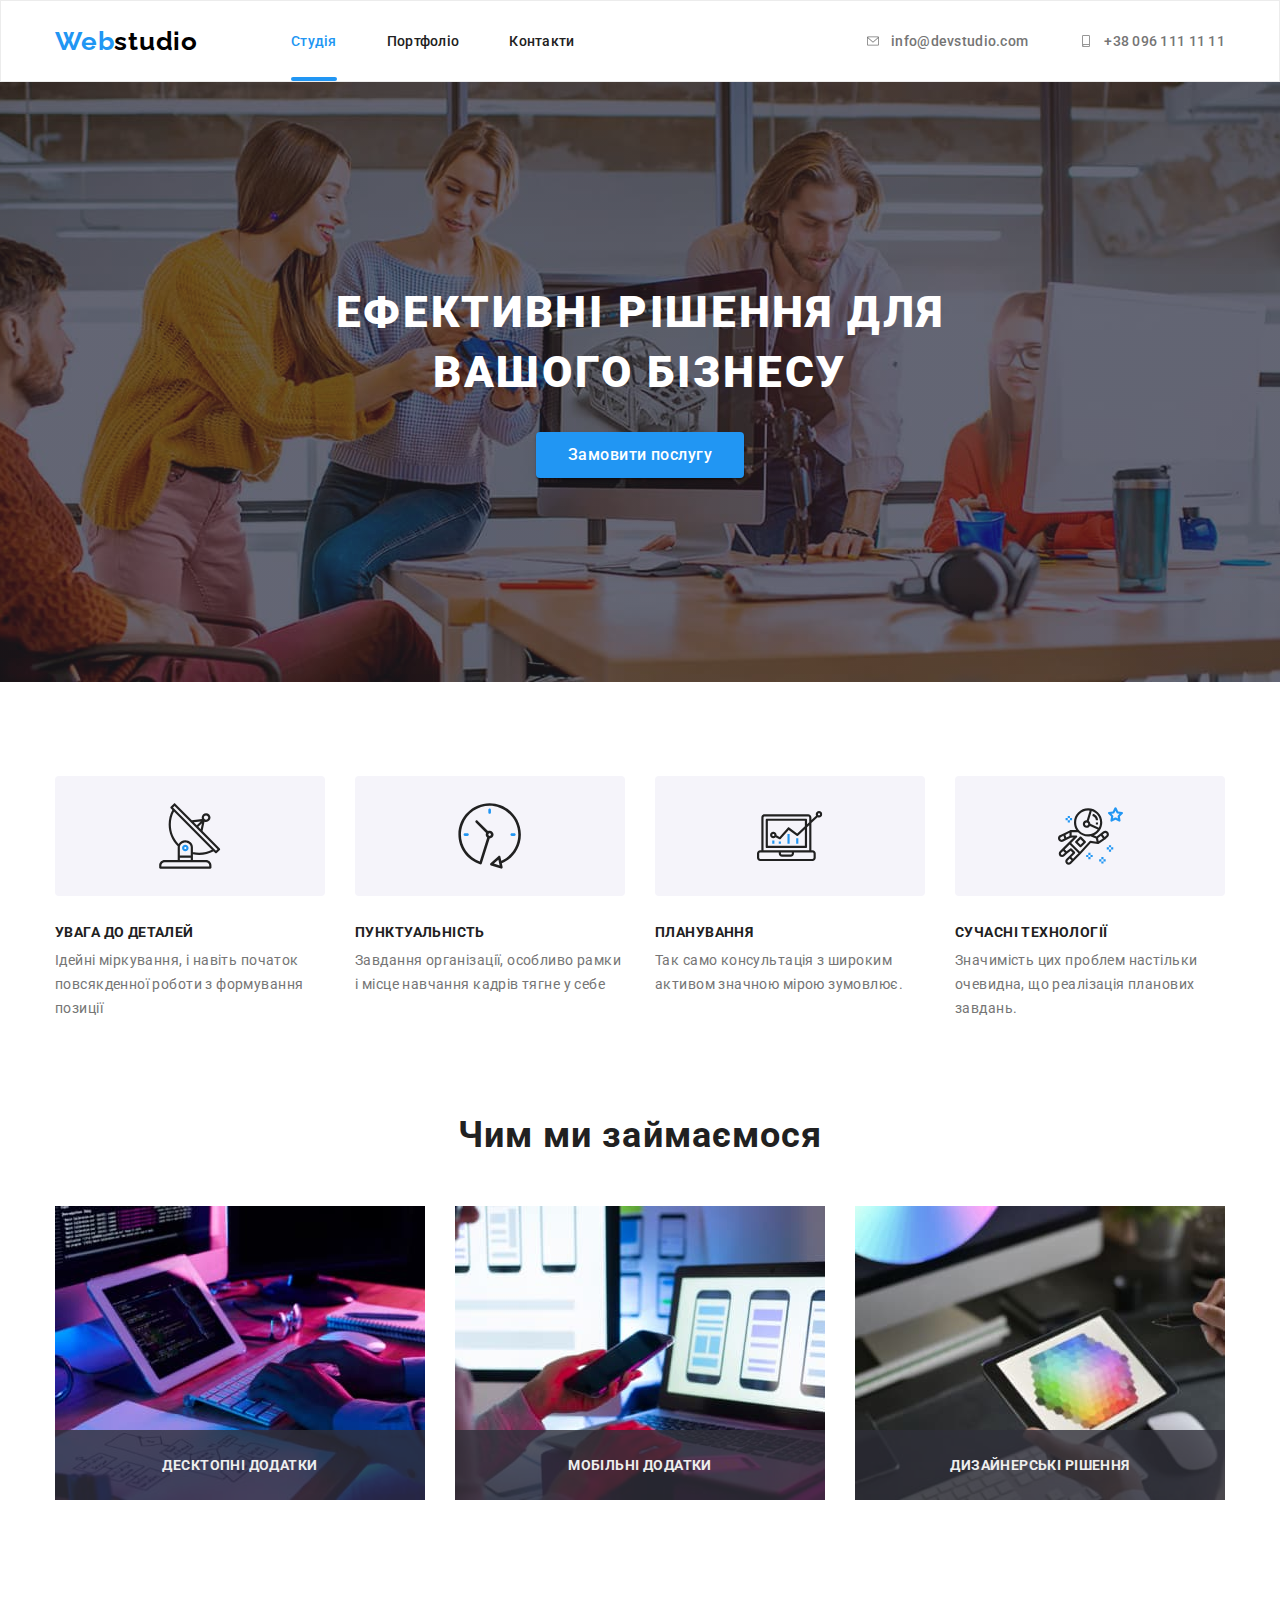
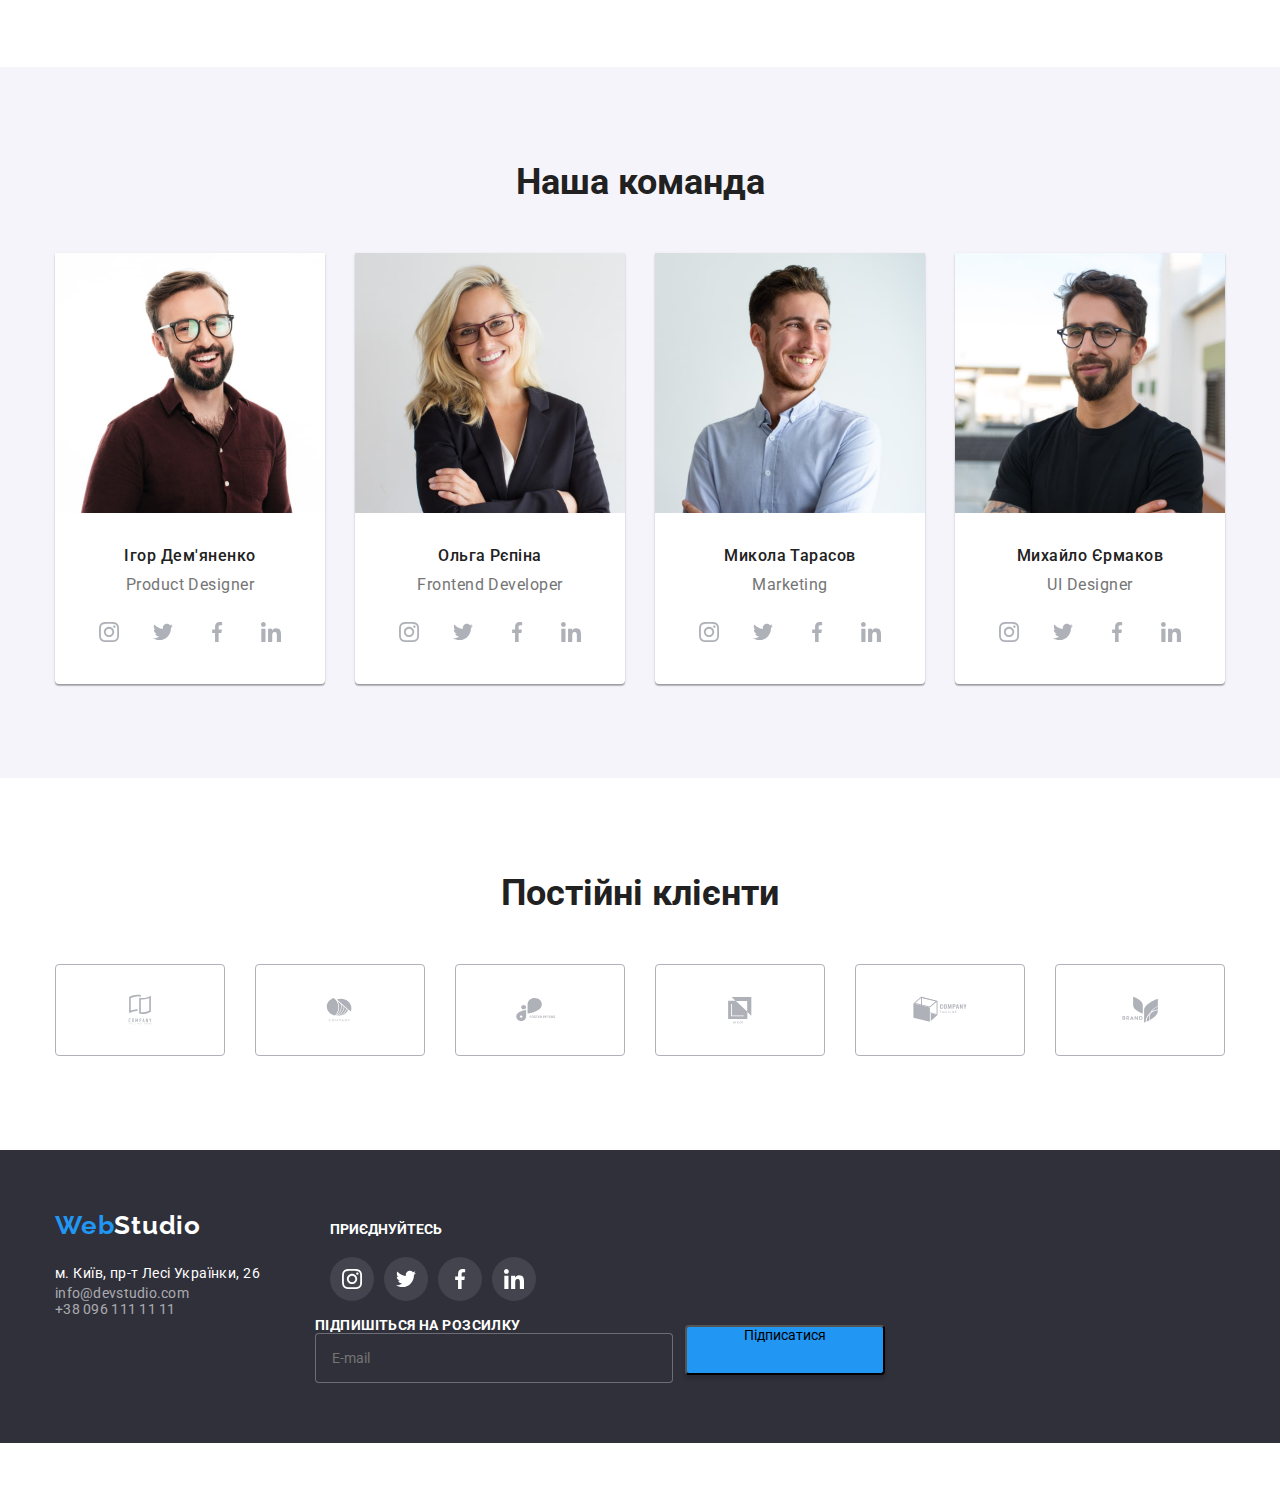
<file: index.html>
<!DOCTYPE html>
<html lang="uk">
  <head>
    <meta charset="UTF-8" />
    <meta http-equiv="X-UA-Compatible" content="IE=edge" />
    <meta name="viewport" content="width=device-width, initial-scale=1.0" />
    <link rel="preconnect" href="https://fonts.googleapis.com" />
    <link rel="preconnect" href="https://fonts.gstatic.com" crossorigin />
    <link
      href="https://fonts.googleapis.com/css2?family=Raleway:wght@700&family=Roboto:wght@400;500;700;900&display=swap"
      rel="stylesheet"
    />
    <link
      rel="stylesheet"
      href="https://cdn.jsdelivr.net/npm/modern-normalize@1.1.0/modern-normalize.min.css"
    />
    <link rel="stylesheet" href="./css/styles.css" />
    <title>business studio</title>
  </head>
  <body>
    <header class="nav-header">
      <div class="container header-container">
         <nav class="nav">
        <a href="./index.html" class="logo-web link">
          <span class="accent">Web</span>studio</a
        >
        <ul class="nav-list list">
          <li class="">
            <a href="./index.html" class="nav-link  current studio link">Студія</a>
          </li>

          <li>
            <a href="./portfolio.html" class="nav-link ">Портфоліо</a>
          </li>

          <li>
            <a href="" class="nav-link telepfon">Контакти</a>
          </li>
        </ul>
      </nav>
      <div>
         <ul class="list  contact-list">
          <li>
            
            <a href="mailto:info@devstudio.com" class="contact-link mail"
              

              >  <svg class="header-icon-contact header-icon" width="16" height="12">
              <use href="./img/symbol-defs.svg#icon-envelope-1"></use>
            </svg>info@devstudio.com</a
            >
           
          </li>
          <li>
            
            <a href="tel:+380961111111" class="contact-link  number"
              > <svg class="header-icon-contact" width="16" height="12">
              <use href="./img/symbol-defs.svg#icon-smartphone-1"></use>
            </svg> +38 096 111 11 11</a
            >

          </li>
        </ul>
      </div>
       </div>
     
    </header>
    <main>
      <section class="hero  section">
        <div class="container" >
           <h1 class="hero-title">Ефективні рішення для вашого бізнесу</h1>
        <button data-modal-open type="button" class="button-main">Замовити послугу</button>
      </div>

       
      </section>
      <section class="feature  section">
        <div class="container">
        
            <h2 class="visually-hidden">Наші переваги</h2>
            
              <ul class="feature-list list">

              
               <li class="list-prior">
                <div class="detal">
                  <svg class="detal-icon" width="65.32px" height="70px">
                    <use href="./img/symbol-defs.svg#icon-antenna-1-1">

                    </use>
                  </svg>

                </div>
            <h3 class="feature-title">УВАГА ДО ДЕТАЛЕЙ</h3>

            <p class="feature-advance">
              Ідейні міркування, і навіть початок повсякденної роботи з
              формування позиції
            </p>
          </li>
           <li>
            <div class="detal">
                  <svg class="detal-icon" width="65.32px" height="70px">
                    <use href="./img/symbol-defs.svg#icon-clock-1-1">

                    </use>
                  </svg>

                </div>
            <h3 class="feature-title">ПУНКТУАЛЬНІСТЬ</h3>

            <p class="feature-advance">
              Завдання організації, особливо рамки і місце навчання кадрів тягне
              у себе
            </p>
          </li>
          <li>
            <div class="detal">
                  <svg class="detal-icon" width="65.32px" height="70px">
                    <use href="./img/symbol-defs.svg#icon-diagram-1-1">

                    </use>
                  </svg>

                </div>
            <h3 class="feature-title">ПЛАНУВАННЯ</h3>

            <p class="feature-advance">
              Так само консультація з широким активом значною мірою зумовлює.
            </p>
          </li>
          <li>
            <div class="detal">
                  <svg class="detal-icon" width="65" height="70">
                    <use href="./img/symbol-defs.svg#icon-astronaut-1-1">

                    </use>
                  </svg>

                </div>
            <h3 class="feature-title">СУЧАСНІ ТЕХНОЛОГІЇ</h3>

            <p class="feature-advance">
              Значимість цих проблем настільки очевидна, що реалізація планових
              завдань.
            </p>
          </li>
        </ul>

        </div>
       
      </section>
      <section class="section">
        <div class="container">
           <h2 class="section-title">Чим ми займаємося</h2>

        <ul class="section-list list">
          
                  
            <li class="section-item">
          
           <img
              src="./img/about-img-11.jpeg"
              alt="чоловічі руки на клавіатурі"
              width="370"
              class="about-image"
            />
            <p class="title-lable box-dextop">
                Десктопні додатки
              </p>
            </li>


 
          <li class="section-item">
            <img
              src="./img/aboutimg-22.jpeg"
              alt="жіночі руки тримають мобільний телефон"
              width="370"
              class="about-image"
            />
            <p class="title-lable box-dextop">Мобільні додатки</p>
          </li>


          <li class="section-item">
            <img
              src="./img/about-img-33.jpeg"
              alt="жіночі руки тримають планшет"
              width="370"
              class="about-image"
            />
             <p class="title-lable box-dextop">Дизайнерські рішення</p>
          </li>
        </ul>

        </div>
       
      </section>

      <section class="team section">
        <div class="container">
          <h2 class="team-title">Наша команда</h2>
          
           <ul class="img-list  team-set list"> 
            <li class="team-list">
            <img
              class="team-image "
              src="./img/about-img-41.jpg"
              alt="Ігор Дем'яненко"
              width="270"
            />
            
               
            <div class="team-card">
               <h3 class="team-name designer-name">Ігор Дем'яненко</h3>
            <p class="team-profession prof-designer">Product Designer</p>
             <ul class="icon-list">
            <li class="icon-link-team">
              <a href="" class="soc-linc"> 
            
                <svg class="soc-icon" width="20" height="20">
              <use href="./img/symbol-defs.svg#icon-instagram-2-1">

              </use>
            </svg>
              </a>
        
          </li>
        
         <li class="icon-link-team">
              <a href="" class="soc-linc"> <svg class="soc-icon" width="20" height="20">
              <use href="./img/symbol-defs.svg#icon-twitter-1-1">

              </use>

            </svg>
           </a>
             
            
            </li>
            <li class="icon-link-team">
              <a href="" class="soc-linc"> <svg class="soc-icon" width="20" height="20">
              <use href="./img/symbol-defs.svg#icon-facebook-1-1">

              </use>

            </svg>
          </a>
              
            
        
            </li>
           <li class="icon-link-team">
            <a href="" class="soc-linc">  <svg class="soc-icon" width="20" height="20">
              <use href="./img/symbol-defs.svg#icon-linkedin-1-1">

              </use>

            </svg> 
          </a>
        
        
           </li>
          </ul>
  
  </div>

        
        
          <li  class="team-list">
            <img class="team-image" src="./img/about-img-71.jpg" alt="Ольга Рєпіна" width="270" />
           <div class="team-card">  
            <h3 class="team-name developer-name">Ольга Рєпіна</h3>
            <p class="team-profession prof-developer">Frontend Developer</p>
  
            <ul class="icon-list">
              <li class="icon-link-team">
                 <a href="" class="soc-linc"><svg class="soc-icon" width="20" height="20">
              <use href="./img/symbol-defs.svg#icon-instagram-2-1">

              </use>

            </svg>
          </a>
              

              </li>
              <li class="icon-link-team">
                 <a href="" class="soc-linc"><svg class="soc-icon" width="20" height="20">
              <use href="./img/symbol-defs.svg#icon-twitter-1-1"> </use>    
            </svg>
          </a>

              

            
          
            </li>
             <li class="icon-link-team">
               <a href="" class="soc-linc"> <svg class="soc-icon" width="20" height="20">
              <use href="./img/symbol-defs.svg#icon-facebook-1-1">

              </use>

            </svg>
          </a>
           
         
        
            </li>
             <li class="icon-link-team">
               <a href="" class="soc-linc">  <svg class="soc-icon" width="20" height="20">
              <use href="./img/symbol-defs.svg#icon-linkedin-1-1">

              </use>

            </svg>
          </a>
            
           </li>
          </ul>
        </div>
              

            <li  class="team-list">
            <img  class="team-image"
              src="./img/about-img-61.jpg"
              alt=" Микола Тарасов"
              width="270"
            />
            <div class="team-card">
               <h3 class="team-name marketing-name">Микола Тарасов</h3>
            <p class="team-profession prof-marketing">Marketing</p>
        
            <ul class="icon-list">
              <li>
                 <a href="" class="soc-linc"> <svg class="soc-icon" width="20" height="20">
              <use href="./img/symbol-defs.svg#icon-instagram-2-1">

              </use>

            </svg>
          </a>
             
            
       
              </li>
                </li>
              <li class="icon-link-team">
                 <a href="" class="soc-linc"> <svg class="soc-icon" width="20" height="20">
              <use href="./img/symbol-defs.svg#icon-twitter-1-1">

              </use>

            </svg>
          </a>

           
        
            </li>
             <li class="icon-link-team">
               <a href="" class="soc-linc"> <svg class="soc-icon" width="20" height="20">
              <use href="./img/symbol-defs.svg#icon-facebook-1-1">

              </use>

            </svg>
          </a>
             
         
        
            </li>
             <li class="icon-link-team">
               <a href="" class="soc-linc">  <svg class="soc-icon" width="20" height="20">
              <use href="./img/symbol-defs.svg#icon-linkedin-1-1">

              </use>

            </svg>
          </a>
           
         
        
           </li>
           </ul>
          
        
        



             <li  class="team-list">
            <img class="team-image"
              src="./img/about-img-51.jpg"
              alt="Михайло Єрмаков"
              width="270"
            />
            <div class="team-card">
               <h3 class="team-name ul-designer-name">Михайло Єрмаков</h3>
            <p class="team-profession prof-ul-designer">UI Designer</p>
        
            <ul class="icon-list">
              <li>
                  <a href="" class="soc-linc">  <svg class="soc-icon" width="20" height="20">
              <use href="./img/symbol-defs.svg#icon-instagram-2-1">

              </use>

            </svg>
          </a>
    
           
          
            </li>
              <li class="icon-link-team">
                  <a href="" class="soc-linc">  <svg class="soc-icon " width="20" height="20">
              <use href="./img/symbol-defs.svg#icon-twitter-1-1">

              </use>

            </svg>
          </a>
  
           
            </li>
             <li class="icon-link-team">
                <a href="" class="soc-linc">  <svg class="soc-icon" width="20" height="20">
              <use href="./img/symbol-defs.svg#icon-facebook-1-1">

              </use>

            </svg>
          </a>
          
            </li>
             <li class="icon-link-team">
                <a href="" class="soc-linc"><svg class="soc-icon" width="20" height="20">
              
              <use href="./img/symbol-defs.svg#icon-linkedin-1-1"> </use>
            </svg>
          </a>

          
           </li>

        </ul>
        </div>
             </section>

          <section class="section">
             <div class="container">
            <h2 class="client--title">Постійні клієнти </h2>
              <ul class="client-list list">
                <li class="client-item">
          
                    <a href="" class="client-box border-box">  <svg class="detal-icon" width="106" height="60">
                    <use href="./img/symbol-defs.svg#icon-Logo-1-1">

                    </use>
                  </svg>
                </a>
                  

                </li>
                <li class="client-item">
      
                    <a href="" class="client-box border-box"><svg class="detal-icon" width="106" height="60">
                    <use href="./img/symbol-defs.svg#icon-Logo-2-1">

                    </use>
                  </svg>
                </a>
                  

                

                </li>
                <li class="client-item">
                  
                    <a href="" class="client-box border-box">  <svg class="detal-icon" width="106" height="60">
                    <use href="./img/symbol-defs.svg#icon-Logo-3-1">

                    </use>
                  </svg>
                </a>
                

                </li>
                <li class="client-item">
        
                    <a href="" class="client-box border-box">   <svg class="detal-icon" width="106" height="60">
                    <use href="./img/symbol-defs.svg#icon-Logo-6">

                    </use>
                  </svg>
                </a>
                 

                </li>
                <li class="client-item">
          
                    <a href="" class="client-box border-box"> <svg class="detal-icon" width="106" height="60">
                    <use href="./img/symbol-defs.svg#icon-Logo-5-1">

                    </use>
                  </svg>
</a>
                 

                </li>
                <li class="client-item">

                    <a href="" class="client-box border-box"> <svg class="detal-icon" width="106" height="60">
                    <use href="./img/symbol-defs.svg#icon-Logo-4-1">

                    </use>
                  </svg>
</a>
                 
                </li>
                
              </ul>
        
          </div>

          </section>
        </main>


    <footer class="footer">
      <div class="container footer-container">
         
      <div class="footer-contact">

    
         <a href="./index.html" class="logo-web-footer  link"
        ><span class="accent">Web</span>Studio</a>

         <address class="contact-address">
          <ul class="list footer-list">
            <li class="footer-nav-address">
              <a href="./index.html" class="footer-contact-address-link link"
                >м. Київ, пр-т Лесі Українки, 26</a
              >
            </li>
            <li class="footer-nav-link">
              <a
                href="mailto:info@devstudio.com"
                class="footer-contact-link link"
                >info@devstudio.com</a
              >
            </li>
            <li class="footer-nav-tel">
              <a href="tel+380961111111" class="footer-contact-link link"
                >+38 096 111 11 11</a
              >
            </li>
          </ul>
        </address>
        </div>
          <div class="box-connect">
        <p class="footer-connect">
          приєднуйтесь
        </p>
  
        <ul class="footer-link-ikon">
          <li class="footer-list-icon">
            <a href="" class="footer-icon-soc">  <svg class="soc-icon-footer" width="20" height="20">
              <use href="./img/symbol-defs.svg#icon-instagram-2-1">

              </use>

            </svg>
          </a>
             
          
          
          </li>
           <li class="icon-link-team">
             <a href="" class="footer-icon-soc">   <svg class="soc-icon-footer" width="20" height="20">
              <use href="./img/symbol-defs.svg#icon-twitter-1-1">

              </use>

            </svg>
          </a>
    
           
      
            </li>
              <li class="icon-link-team">
                 <a href="" class="footer-icon-soc"> <svg class="soc-icon-footer" width="20" height="20">
              <use href="./img/symbol-defs.svg#icon-facebook-1-1">

              </use>

            </svg>
          </a>

            
            </li>
            <li class="icon-link-team">
               <a href="" class="footer-icon-soc"> <svg class="soc-icon-footer" width="20" height="20">
              <use href="./img/symbol-defs.svg#icon-linkedin-1-1">

              </use>

            </svg>
          </a>
       
           
           </li>
        </ul>
      </div>
   </div>

<div class="footer-mail-wind container">
  <div>
    <p class="modal-footer-text">Підпишіться на розсилку</p>
   
   <form>
    <label for="user-mail-footer">
     <input type="mail-footer" class="modal-input-footer" name="user-mail-footer" id="user-mail-footer" placeholder="E-mail">
    </label>
  </div>
   
       <button type="submit" class="button-mail-footer">
        <div>
          <p>Підписатися</p>
          <svg>
            <use></use>
            
          </svg>
        </div>
       </button>
        
      </form>
      
    
      </div>
   
  
   
  
    </footer>
     <!--<div class="backdrop is-hidden" data-modal>-->
    <div class="backdrop is-hidden" data-modal> 
      <div class="modal">
 <button type="button" class="modal-btn" data-modal-close>
        <svg class="modal-svg" width="18" height="18">
          <use href="./img/symbol-defs.svg#icon-close-black-18dp-2-1-1">
        </svg>
      </button>
      <p class="modal-title">Залиште свої дані, ми вам передзвонимо</p>
      <form>
        <div class="modal-field">
          <label for="user-name" class="modal-lable-text">Ім'я</label>
         <div class="input-wrap">
          <input type="name" class="modal-input" name="user-name" id="user-name" required placeholder=>
          <svg class="modal-input-icon" width="18" height="18">
            <use href="./img/symbol-defs.svg#icon-person-black-18dp-1-1"></use>
          </svg>
         </div>
          
        </div>
        <div class="modal-field">
          <label for="user-tel" class="modal-lable-text">Телефон</label>
        <div class="input-wrap">
          <input type="tel" class="modal-input" name="user-tel" id="user-tel" required placeholder="">
          <svg class="modal-input-icon" width="18" height="18">
            <use href="./img/symbol-defs.svg#icon-phone-black-18dp-1-1"></use>
          </svg>
        </div>
       
        </div>

      
       <div class="modal-field">
        <label for="user-mail" class="modal-lable-text">Пошта</label>
       
        <div class="input-wrap">
          <input type="mail" class="modal-input" name="user-mail" id="user-mail" required placeholder="">
        <svg class="modal-input-icon" width="18" height="18">
          <use href="./img/symbol-defs.svg#icon-email-black-18dp-1-1"></use>
        </svg>
        </div>
    
      
       </div>
        
     
     

        <div class="label-textarea">
          <label for="user-text" class="modal-lable-text">Коментар</label>
            <textarea name="user-text" id="user-text"  class="modal-comment" placeholder="Введіть текст"></textarea>
         
        </div>



       <div class="modal-field">
         
          <input type="checkbox" class="input-check visually-hidden" name="privasy" value="true" id="privasy">
          <label for="privasy" class="check-text">
            <span>
              <svg class="check-icon" width="16" height="15">
                <use href="./img/symbol-defs.svg#icon-Vector-2-1">

                </use>
              </svg>
            </span>
            Погоджуюся з розсилкою та приймаю Умови договору</label>
          </div> 
         
        
        
       
        <button type="submit" class="button-send">Відправити</button>

      </form>
    </div>
  </div>
  <script src="./js/modal.js"></script>
  </body>
</html>
</file>
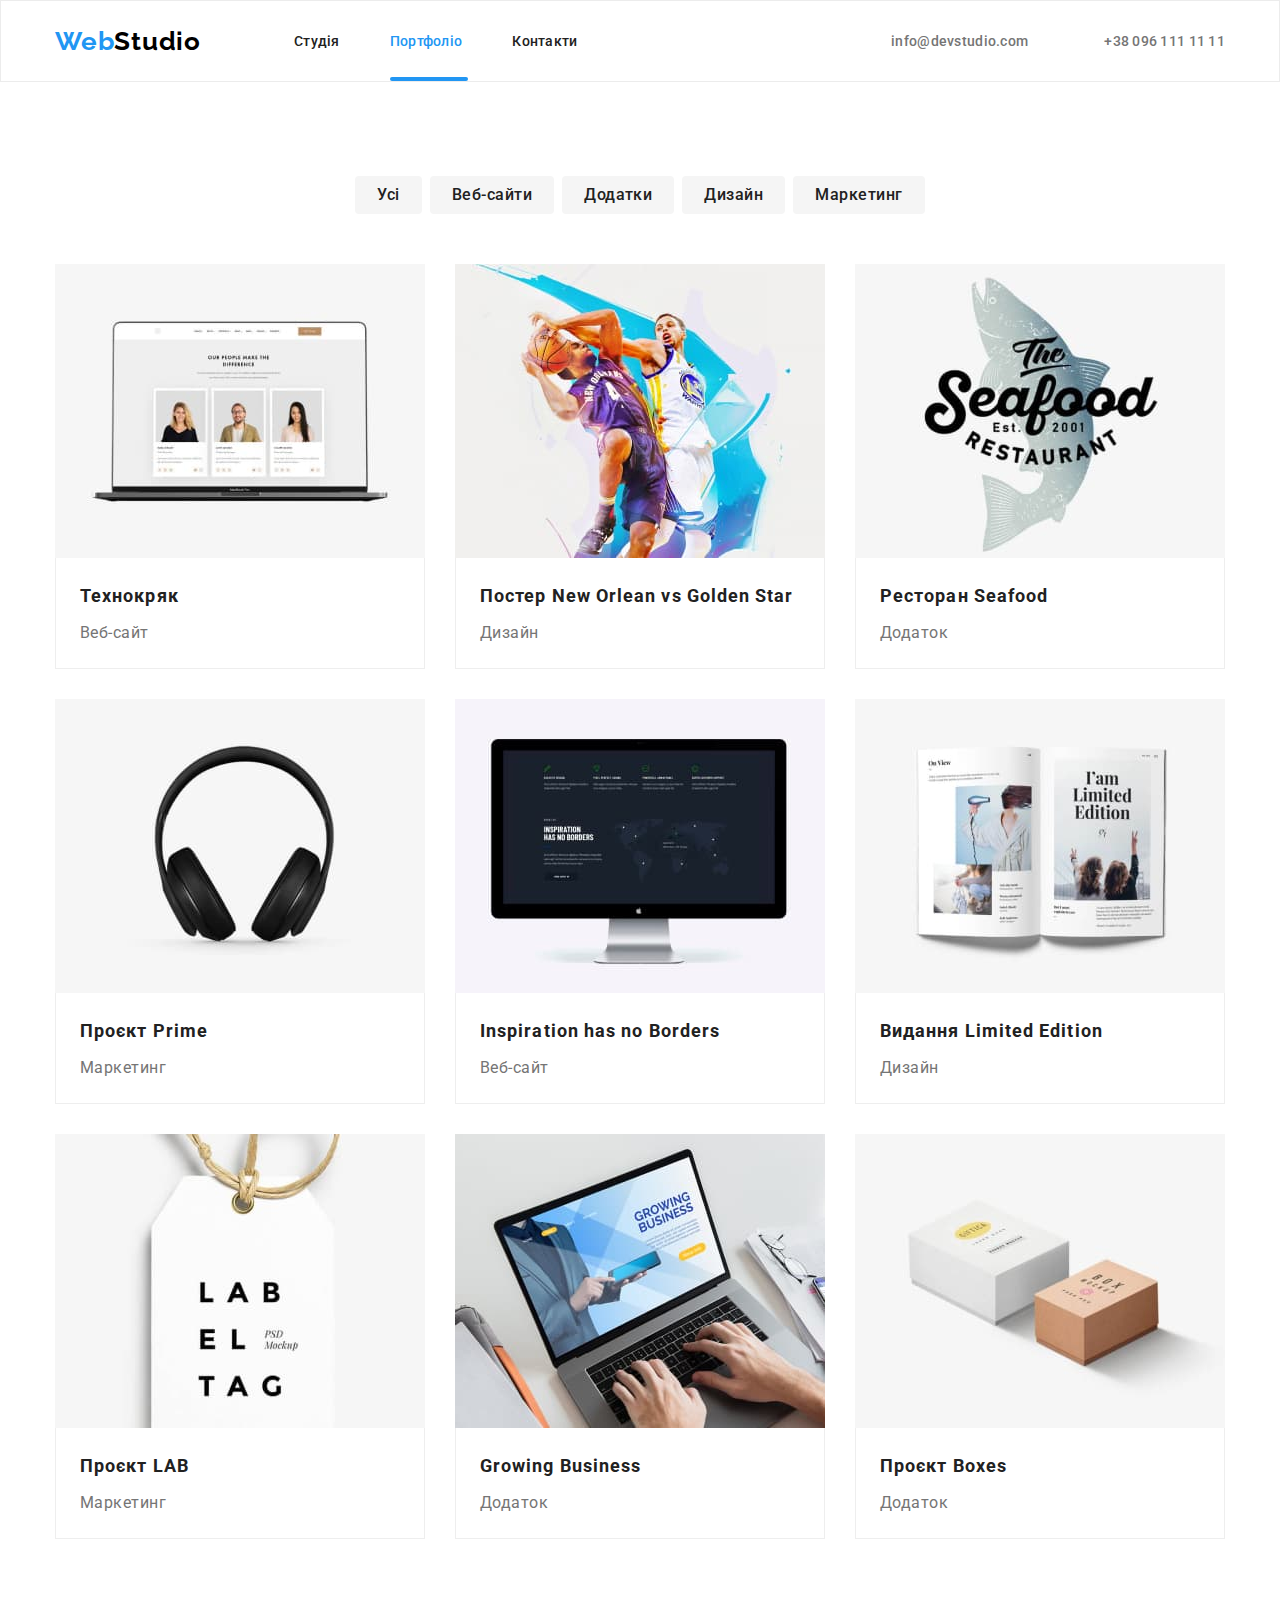
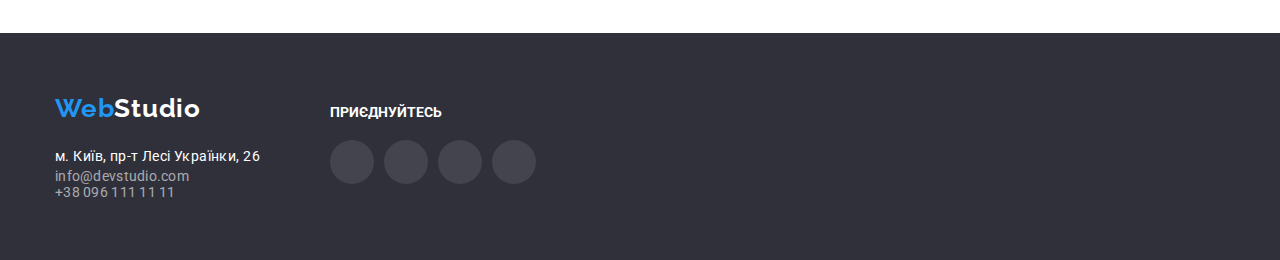
<file: portfolio.html>
<!DOCTYPE html>
<html lang="uk">
  <head>
    <meta charset="UTF-8" />
    <meta http-equiv="X-UA-Compatible" content="IE=edge" />
    <meta name="viewport" content="width=device-width, initial-scale=1.0" />
    <link rel="preconnect" href="https://fonts.googleapis.com" />
    <link rel="preconnect" href="https://fonts.gstatic.com" crossorigin />
    <link
      href="https://fonts.googleapis.com/css2?family=Raleway:wght@700&family=Roboto:wght@400;500;700;900&display=swap"
      rel="stylesheet"
    />
    <link
      rel="stylesheet"
      href="https://cdn.jsdelivr.net/npm/modern-normalize@1.1.0/modern-normalize.min.css"
    />
    <link rel="stylesheet" href="./css/styles.css" />

    <title>portfolio</title>
  </head>
  <body>
    <header class="nav-header">
      <div class="header-container container">
       <nav class="nav">
      <a href="./index.html" class="logo-web link"
        ><span class="accent">Web</span>Studio</a
      >
     
        <ul class=" nav-list list">
          <li>
            <a href="./index.html" class="nav-link link ">Студія</a>
          </li>
          <li>
            <a href="./portfolio.html" class="nav-link portfolio current link">Портфоліо</a>
          </li>
          <li>
            <a href="./portfolio.html" class="nav-link telepfon">Контакти</a>
          </li>
             </nav>
              <ul class="list  contact-list ">
        
            <li>
              <a href="mailto:info@devstudio.com" class="contact-link mail"
                
              >  <svg class="header-icon-contact header-icon" width="16" height="12">
              <use href="./img/symbol-defs.svg#icon-env"></use>
            </svg>info@devstudio.com</a>
            
              
            </li>

            <li>
              <a href="tel:+380961111111" class="contact-link number"
                ><svg class="header-icon-contact" width="16" height="12">
              <use href="./img/symbol-defs.svg#icon-smartp"></use>
            </svg> +38 096 111 11 11</a>
            
              
            </li>
          </ul>
        </header>

    <main>
      
        <section class="section">
          <div class="container">
        <h1 class="visually-hidden">Портфолио</h1>
        <ul class="button list">
          <li class="current">
            <button type="button" class="button-filter">Усі</button>
          </li>
          <li>
            <button type="button" class="button-filter">Веб-сайти</button>
          </li>
          <li>
            <button type="button" class="button-filter">Додатки</button>
          </li>
          <li>
            <button type="button" class="button-filter">Дизайн</button>
          </li>
          <li>
            <button type="button" class="button-filter">Маркетинг</button>
          </li>
        </ul>
      

      <ul class="project-list list project card-set">
        
          <li class="project-item item">
          
              <a href="" class="portfolio-link link">
                <div class="tehno-product">
                   <img
                  src="./img/pfoto/art-img-9.jpg"
                  alt="three people"
                  width="370"
                  height="294"
                  class="project-container"
                >
                <p class="window-owerlay">
                     Ресурс пропонує комплексні пропозиції з різним
                        рівнем функціоналу та сервісів. Все це дозволить
                        відвідувачу отримати вичерпні відомості про
                        компанію чи приватну особу.
                </p>
                </div>
                <div class="project-shadow">
                  <h2 class="project-subtitle">Технокряк</h2>
                  <p class="project-text">Веб-сайт</p>
                </div>
                </a>
         
           
            </li>
      
        



          <li class="project-item item">
            <a href="" class="portfolio-link link">
               <div class="tehno-product">
                  <img
              class="project-container"
              src="./img/pfoto/art-img-10.jpg"
              alt=" abstraction basketball players"
            > 
            <p class="window-owerlay">
                 Ресурс пропонує комплексні пропозиції з різним
                    рівнем функціоналу та сервісів. Все це дозволить
                    відвідувачу отримати вичерпні відомості про
                    компанію чи приватну особу.
            </p>
               </div>
             
            <div class="project-shadow">
              <h2 class="project-subtitle">Постер New Orlean vs Golden Star</h2>
              <p class="project-text">Дизайн</p>
            </div>
            </a>
          </li>

          <li class="project-item item">
            <a href="" class="portfolio-link   link" >
               <div class="tehno-product">
                  <img
              class="project-container"
              src="./img/pfoto/art-img-11.jpg"
              alt=" seafood"
            >
             <p class="window-owerlay">
                 Ресурс пропонує комплексні пропозиції з різним
                    рівнем функціоналу та сервісів. Все це дозволить
                    відвідувачу отримати вичерпні відомості про
                    компанію чи приватну особу.
            </p>
               </div>  
             
            <div class="project-shadow">
              <h2 class="project-subtitle">Ресторан Seafood</h2>
              <p class="project-text">Додаток</p>
            </div>
            </a>
          </li>



          <li class="project-item item">
             <a href="" class="portfolio-link link" >
              <div class="tehno-product">
                 <img
              class="project-container"
              src="./img/pfoto/art-img-12.jpg"
              alt=" headphones"
            >
             <p class="window-owerlay">
                 Ресурс пропонує комплексні пропозиції з різним
                    рівнем функціоналу та сервісів. Все це дозволить
                    відвідувачу отримати вичерпні відомості про
                    компанію чи приватну особу.
            </p>
              </div>
         
            <div class="project-shadow">
              <h2 class="project-subtitle">Проєкт Prime</h2>
              <p class="project-text">Маркетинг</p>
            </div>
        </a>
          </li>

          <li class="project-item item">
             <a href="" class="portfolio-link link" >
              <div class="tehno-product">
                  <img
              class="project-container"
              src="./img/pfoto/art-img-14.jpg"
              alt=" monitor"
            >
               <p class="window-owerlay">
                 Ресурс пропонує комплексні пропозиції з різним
                    рівнем функціоналу та сервісів. Все це дозволить
                    відвідувачу отримати вичерпні відомості про
                    компанію чи приватну особу.
            </p>
              </div>
        
            <div class="project-shadow">
              <h2 class="project-subtitle">Inspiration has no Borders</h2>
              <p class="project-text">Веб-сайт</p>
            </div>
            </a>
          </li>

          <li class="project-item item">
            <a href="" class="portfolio-link link" >
              <div class="tehno-product">
                   <img
              class="project-container"
              src="./img/pfoto/art-img-15.jpg"
              alt="magazine"
            >
             <p class="window-owerlay">
                 Ресурс пропонує комплексні пропозиції з різним
                    рівнем функціоналу та сервісів. Все це дозволить
                    відвідувачу отримати вичерпні відомості про
                    компанію чи приватну особу.
            </p>
              </div>
          
            <div class="project-shadow">
              <h2 class="project-subtitle">Видання Limited Edition</h2>
              <p class="project-text">Дизайн</p>
            </div>
            </a>
          </li>

          <li class="project-item item">
             <a href="" class="portfolio-link link" >
                 <div class="tehno-product">
                  <img
              class="project-container"
              src="./img/pfoto/art-img-16.jpg"
              alt="labeltag"
            >
            <p class="window-owerlay">
                 Ресурс пропонує комплексні пропозиції з різним
                    рівнем функціоналу та сервісів. Все це дозволить
                    відвідувачу отримати вичерпні відомості про
                    компанію чи приватну особу.
            </p>
          </div>


            <div class="project-shadow">
              <h2 class="project-subtitle">Проєкт LAB</h2>
              <p class="project-text">Маркетинг</p>
            </div>
            </a>
          </li>

          <li class="project-item item">
               <a href="" class="portfolio-link link" >
                <div class="tehno-product">
                   <img
              class="project-container"
              src="./img/pfoto/art-img-17.jpg"
              alt="notebook"
            >
             <p class="window-owerlay">
                 Ресурс пропонує комплексні пропозиції з різним
                    рівнем функціоналу та сервісів. Все це дозволить
                    відвідувачу отримати вичерпні відомості про
                    компанію чи приватну особу.
            </p>
                </div>
          
            <div class="project-shadow">
              <h2 class="project-subtitle">Growing Business</h2>
              <p class="project-text">Додаток</p>
            </div>
            </a>
          </li>
          <li class="project-item item">
              <a href="" class="portfolio-link link" >
                  <div class="tehno-product">
                    <img src="./img/pfoto/art-img-13.jpg" alt="boxs" class="project-container">
                     <p class="window-owerlay">
                 Ресурс пропонує комплексні пропозиції з різним
                    рівнем функціоналу та сервісів. Все це дозволить
                    відвідувачу отримати вичерпні відомості про
                    компанію чи приватну особу.
            </p>
                  </div>
           
            <div class="project-shadow">
 <h2 class="project-subtitle">Проєкт Boxes</h2>
              <p class="project-text">Додаток</p>
            </div>
          </a>
          </li>
        </ul>

        </div>
      </section>
    
    </main>

    <footer class="footer">
      <div  class="container footer-container">
        <div class="footer-contact">
          <a href="./index.html" class="logo-web-footer  link"
        ><span class="accent">Web</span>Studio</a
      >

      <address class="contact-address">
        <ul class="list footer-list">
          <li class="footer-nav-address">
            <a href="./index.html" class="footer-contact-address-link link"
              >м. Київ, пр-т Лесі Українки, 26</a
            >
          </li>
          <li class="footer-nav-link">
            <a href="mailto:info@devstudio.com" class="footer-contact-link link"
              >info@devstudio.com</a
            >
          </li>
          <li class="footer-nav-tel">
            <a href="tel+380961111111" class="footer-contact-link link"
              >+38 096 111 11 11</a
            >
          </li>
        </ul>
      </address>
      </div>
        <div class="box-connect">
        
        <p class="footer-connect">
          приєднуйтесь
        </p>
  
        <ul class="footer-link-ikon">
          <li class="footer-list-icon">
            <a href="" class="footer-icon-soc">  <svg class="soc-icon-footer" width="20" height="20">
              <use href="./img/symbol-defs.svg#icon-instagram">

              </use>

            </svg>
          </a>
             
          
          
          </li>
           <li class="icon-link-team">
             <a href="" class="footer-icon-soc">   <svg class="soc-icon-footer" width="20" height="20">
              <use href="./img/symbol-defs.svg#icon-twitter">

              </use>

            </svg>
          </a>
    
           
      
            </li>
              <li class="icon-link-team">
                 <a href="" class="footer-icon-soc"> <svg class="soc-icon-footer" width="20" height="20">
              <use href="./img/symbol-defs.svg#icon-facebook">

              </use>

            </svg>
          </a>

            
            </li>
            <li class="icon-link-team">
               <a href="" class="footer-icon-soc"> <svg class="soc-icon-footer" width="20" height="20">
              <use href="./img/symbol-defs.svg#icon-linkedin">

              </use>

            </svg>
          </a>
        
           
           </li>
        </ul>
      </div>
   </div>
    </footer>
     <script src="./js/modal.js"></script>
  </body>
</html>
</file>
<file: css/styles.css>
:root {
  --main-title-color: #212121;
  --second-title-color: #757575;
  --main-btn-color:#f5f4fa ;
  --second-btn-color:#2196F3;
--main-background-color: #f5f5f5;
  --second-background-color: #f5f4fa;
  --background-footer-color: #2f303a;
  --color-header:#FFFFFF;
  --color-container:#EEEEEE;
--color-logo:#000000;
--color-logo-footer:#FFFFFF;
--color-main-btn:#F5F5F5;
--color-btn-text:#212121;
--color-main-title:#FFFFFF;
--background-color-team:#F5F4FA;

}
/* /главная страница */

body {
  background-color:var(--color-header);
  font-family: Roboto;
  font-size: 14px;
  color: var(--main-title-color);
 
}

html {
	box-sizing: border-box;
}
*,
*::after,
*::before {
	box-sizing: inherit;
}

.list {
  list-style: none;
}
.link {
  text-decoration: none;
}
* {
  margin: 0;
  padding: 0;
  list-style: none;
  box-sizing: border-box;}



p, h1, h2, h3, h4, h5, h6 {
  margin: 0;
}
ul, ol {
  margin: 0;
  padding: 0;
}
.container {
width: 1200px;
padding-left: 15px;
padding-right: 15px;
margin: 0 auto;

}
.section {
  padding-top: 94px ;
  padding-bottom: 94px;
}
.header-container {
display: flex;
align-items: center;
}

.nav-header {
  border: 1px solid  #ECECEC;
}


.contact-list {
display: flex;
align-items: center;
gap: 50px;
}
.header-connect {
margin-left: auto;
}

.nav-link {
  color: var(--main-title-color);
font-weight: 500;
  letter-spacing: 0.02em;
  line-height: calc(16 / 14);
  text-decoration: none;
align-items: center;
display: flex;
 padding-bottom: 32px;
 padding-top: 32px;
 transition: color 250ms cubic-bezier(0.4, 0, 0.2, 1);
}

.nav {
  display: flex;
  margin-right: auto;
  align-items: center;
}
.nav-link:hover,
.nav-link:focus  {
  color:var(--second-btn-color);
  
}

.nav-link .studio:visited {
color: var(--second-btn-color);

}
.studio::after {
  content: "";
  background: var(--second-btn-color);
border-radius: 2px;
color: var(--second-btn-color);
position: absolute;
  width: 100%;
  height: 4px;
   left: 0;
bottom: 0;

}

.current {
  position: relative;
}
.nav-list {
  display: flex;
  gap: 50px;
  align-items: center;
}

.portfolio::before {
  content: "";
  height: 4px;
  width: 78px;
  border-radius: 2px;
  width: 78px;
  background-color: var(--second-btn-color);
  position: absolute;
  left: 0;
  bottom: 0;
}

.logo-web {
  color: var(--color-logo);
  font-family : Raleway;
line-height: calc( 31 / 26 );
letter-spacing: 0.03em;
font-weight: 700;
font-size: 26px;

margin-right: 93px;

}
.accent {
  color: var(--second-btn-color);
  }
  .header-icon-contact {
    fill: currentColor;
    margin-right: 10px;
   transition: color 250ms cubic-bezier(0.4, 0, 0.2, 1);
  }

.header-icon:hover {
   fill:var(--second-btn-color);
  
}
 
.contact-link {
  text-decoration: none;
font-weight: 500;
  line-height: calc( 16 / 14 );
  letter-spacing: 0.02em;
  color:var(--second-title-color);
  display: flex;
  align-items: center;
transition: color 250ms cubic-bezier(0.4, 0, 0.2, 1);
 }

 .contact-link:hover,
 .contact-link:focus  {
color:var(--second-btn-color);

}

.contact-link .number {
color:var( --second-title-color);
letter-spacing: 0.02em;
font-weight: 500;
 line-height: calc( 16 / 14 );

}

.hero-title {
  color:var(--color-header);
  font-weight: 900;
  line-height: calc( 60 / 44 );
  letter-spacing: 0.06em;
font-size: 44px;
text-transform: uppercase;
margin-bottom: 30px;
width: 696px;
 cursor: pointer;
  display: block;
  margin:  0  auto ;
  margin-left: auto;
  margin-right: auto;
}
.hero {
  background-color: var(--background-footer-color);
  text-align: center;
  padding: 200px 0;
  max-width: 1600px;
height: 600px;
margin: 0 auto;
background-image: linear-gradient(to right,rgba(47, 48, 58, 0.4),rgba(47, 48, 58, 0.4)),url("../img/work-4-1.jpg");
background-size: cover;
background-repeat: no-repeat;
background-position: center;
}


.button-main {
  font-family: Roboto;
  font-weight: 500;
  font-size: 16px ;
  line-height: calc(26 / 16);
   letter-spacing: 0.03em;
  background-color: var(--second-btn-color);
  color: var(--color-main-title);
  cursor: pointer;
padding-left: 32px;
padding-right: 32px;
padding-top: 10px;
padding-bottom: 10px;
border-radius: 4px;
border: none;
margin-top: 30px;
 transition: background-color 250ms cubic-bezier(0.4, 0, 0.2, 1);
  border-radius: 4px;
box-shadow: 0px 1px 3px rgba(0, 0, 0, 0.12), 0px 1px 1px rgba(0, 0, 0, 0.14), 0px 2px 1px rgba(0, 0, 0, 0.2);
background:var(--second-btn-color);
 transition: color 250ms cubic-bezier(0.4, 0, 0.2, 1),
 background-color 250ms cubic-bezier(0.4, 0, 0.2, 1);
 
}
.button-main:hover,
.button-main:focus  {
  color:var(--main-btn-color);
  background-color: var(--background-footer-color);

}

.button-main:active {
  color:var(--second-btn-color);
}
.backdrop {
    position: fixed;
    background-color: rgba(0, 0, 0, 0.2);
    top: 0;
    width: 100%;
    height: 100%;
    transition: opacity 300ms linear, visibility 300ms linear;
}

.modal {
    background: #FFFFFF;
    box-shadow: 0px 1px 3px rgba(0, 0, 0, 0.12), 0px 1px 1px rgba(0, 0, 0, 0.14), 0px 2px 1px rgba(0, 0, 0, 0.2);
    border-radius: 4px;
    width: 528px;
    height: 581px;
     position: absolute;
     top: 50%;
    left: 50%;
    transform: translate(-50%, -50%);
    padding: 40px;
}

.modal-btn {
    background: var(--white-color);
    border: 1px solid rgba(0, 0, 0, 0.1);
    width: 30px;
    height: 30px;
    border-radius: 50%;
    position: absolute;
    top: 8px;
    right: 8px;
    box-sizing: border-box;
    display: flex;
    align-items: center;
    justify-content: center;
     cursor: pointer;
}
.modal-field {
  margin-bottom: 28px;
}
.modal-title {
  font-weight: 700;
  font-size: 20px;
  letter-spacing: 0.03em;
  line-height: calc( 23 / 20 );
  text-align: center;
 
}
.input-wrap {
  position: relative;
}

.modal-input {
  width: 100%;
  height: 40px;
  border: 1px solid rgba(33, 33, 33, 0.2);
  color: #212121 20%;
border-radius: 4px;
padding-left: 25px;
outline: transparent;
}
.modal-input:focus, 
  .modal-input:hover {
border: 1px solid var(--second-btn-color);
  }
  .modal-input:focus + .modal-input-icon {
    fill: var(--second-btn-color);
  }


.modal-input-icon {
position: absolute;
top: 50%;
transform: translateY(-50%);
left: 5px;
}



.modal-input::placeholder,
.modal-comment::placeholder
 {
  font-weight: 400;
  font-size: 12px;
  line-height: calc( 14 / 12 );
  line-height: 0.01em;
  color: rgba(117, 117, 117, 0.5);
}

 .modal-input-coment::placeholder {
  font-weight: 400;
  font-size: 12px;
  line-height: calc( 14 / 12 );
  line-height: 0.01em;
  color: rgba(117, 117, 117, 0.5);
}
.modal-lable-text {
  font-weight: 400;
  letter-spacing: 0.01em;
  color: #757575;
  line-height: calc( 14 / 12 );
}

.check-text {
  font-size: 14px;
 color: #757575;
  display: flex;
 align-items: center;
}

.check-text span{
 width: 16px;
  height: 15px;
  border: 2px solid var(--color-logo);
  border-radius: 2px;
 margin-right: 5px;
 display: flex;
 justify-content: center;
 align-items: center;
 fill: transparent;
}
.input-check:checked + .check-text span {
  background-color: var(--second-btn-color);
  border-color:transparent;
  fill: #EEEEEE;
}



.modal-comment {
  width: 100%;
  height: 120px;
  border: 1px solid rgba(33, 33, 33, 0.2);
  border-radius: 4px;
  margin-bottom: 28px;
  resize: none;
  padding: 12px 16px;
}








.button-send {


}
.button-send:hover,
.button-send:focus  {
 

}

.button-send:active {
 
}


.is-hidden {
    opacity: 0;
    visibility: hidden;
    pointer-events: none;
}

.detal {
  background: #F5F4FA;
border-radius: 4px;
Height: 120px;
display: flex;
align-items: center;
margin-bottom: 30px;
 align-items: center;
    justify-content: center;
}
.list-prior {
  width: 270px;
 }

.visually-hidden {
   position: absolute;
  white-space: nowrap;
  width: 1px;
  height: 1px;
  overflow: hidden;
  border: 0;
  padding: 0;
  clip: rect(0 0 0 0);
  clip-path: inset(50%);
  margin: -1px;
}



/* /feature style */

.feature {
  padding-bottom: 0;
}

.feature-title {
  color: var(--main-title-color);
line-height: calc(14 / 16);
  letter-spacing: 0.03em;
  font-size: 14px;
  margin-bottom: 10px;
  margin-top: 30px;
}
  

.feature-advance {
  color: var(--second-title-color);
  max-width: 270px;
 line-height: calc(24 / 14);
  letter-spacing: 0.03em;
 
 }

 .feature-list {
display: flex;
gap: 30px;

 }
 

/* /photo section about*/

.section-title {
font-size: 36px;
letter-spacing: 0.03em;
 line-height: calc( 42 / 36 );
text-align: center;
margin-bottom: 50px;
  
}
.section-list {
 display: flex;
 gap: 30px;
}

.box-dextop {
  width: 370px;
height: 70px;
background: rgba(47, 48, 58, 0.8);
display: flex;
bottom: 20%;
position: relative;

}
.title-lable {
  font-weight: 700;
  letter-spacing: 0.03em;
  line-height: calc( 16/ 14 );
  font-size: 14px;
   text-align: center;
   color: var(--color-container);
   justify-content: center;
  display: flex;
  align-items: center;
  text-transform: uppercase;
}

/* team */

.team {
   background-color:var(--background-color-team); 
}
.team-title {
font-size: 36px;
letter-spacing: 0,03;
 line-height: calc( 42 / 36 );
 text-align: center;
 margin-bottom: 50px;
 font-weight: 700;
}
.img-list {
  display: flex;
 gap: 30px;
 }
 
.team-name {
  font-weight: 500;
font-size: 16px;
letter-spacing: 0.03em;
 text-decoration: none;
 line-height:calc( 19 / 16 );
  text-align: center;
}

.team-profession {
  color: var(--second-title-color);
 font-size: 16px;
letter-spacing: 0.03em;
 line-height: calc( 19 / 16 );
  text-align: center;
  margin-top: 10px;
  margin-bottom: 16px;
 }
 .team-card {
  padding: 30px 0;
 }
 
 .team-list {
border-radius: 0px 0px 4px 4px;
background-color: var(--color-header);
width: calc((100% - 90px) / 4);
 box-shadow: 0px 1px 3px rgba(0, 0, 0, 0.12), 0px 1px 1px rgba(0, 0, 0, 0.14), 0px 2px 1px rgba(0, 0, 0, 0.2);
 }
 

.soc-icon {
  fill: currentColor;
 }
 


.soc-linc {
color: #AFB1B8;
border-radius: 50%;
Width: 100%;
Height: 100%;
display: flex;
align-items: center;
justify-content: center;
width: 44px;
  height: 44px;
transition: color 250ms cubic-bezier(0.4, 0, 0.2, 1),
  background-color 250ms cubic-bezier(0.4, 0, 0.2, 1);
}
.soc-linc:hover,
.soc-linc:focus {
background-color:var(--second-btn-color);
  color:var(--color-header);
  
}

  



.icon-list {
display: flex;
  justify-content: center;
  gap: 10px;
 align-items: center;
}


  

 /*постійні  кліенти*/ 



.client-list {
  display: flex;
gap: 30px;
  margin-top: 50px;
   justify-content: center; 
   align-items: center;
    text-align: center;
}


.client-box {
border: 1px solid #AFB1B8;
border-radius: 4px;
color: #AFB1B8;
 display: flex;
  align-items: center;
justify-content: center;
width: 170px;
 height: 92px;
 transition: color 250ms cubic-bezier(0.4, 0, 0.2, 1),
 
  border 250ms cubic-bezier(0.4, 0, 0.2, 1);
}
.detal-icon {
 fill: currentColor;
}

.client-box:hover,
 .client-box:focus{
  color:var(--second-btn-color);
  border: 1px solid var(--second-btn-color);
 }
 
  

  
   

.client--title {
  font-size: 36px;
letter-spacing: 0,03;
 line-height: calc( 42 / 36 );
 text-align: center;
 margin-bottom: 50px;
 font-weight: 700;
 display: block; 
 align-items: center;
 text-align: center;
 
}




 /* footer*/


.footer {
   background-color: var(--background-footer-color);
   padding-top: 60px;
   padding-bottom: 60px;}

   
.logo-web-footer {
  color: var(--color-logo-footer);
  font-family : Raleway;
line-height: calc( 31 / 26 );
letter-spacing: 0.03em;
font-weight: 700;
  font-size: 26px;
  margin-bottom: 20px;
  display: block;
}

.footer-contact-link {
  color: rgb(255, 255, 255, 0.6);
font-style: normal;
  letter-spacing: 0.02em;
  line-height: calc( 16 / 14 );
  text-decoration: none;
   display: block;
   transition: color cubic-bezier(0.4, 0, 0.2, 1);
   transition: background-color cubic-bezier(0.4, 0, 0.2, 1);
}

.footer-contact-link:hover,
.footer-contact-link:focus
{
   color:var(--second-btn-color);
}


.footer-contact-address-link {
color: var(--color-header);
letter-spacing: 0.03em;
 text-decoration: none;
 line-height: calc( 24 / 14 );
 font-style: normal;
 display: block;
 margin-right: 0;
  
}
.footer-list-icon {
  display: flex;
  flex-direction: column;
  gap: 9px;
}



.footer-link-ikon {
  display: flex;
  gap: 10px;
   justify-content: center;
     align-items: center;
     
  }
  .footer-icon-soc {
      width: 100%;
    height: 100%;
 display: flex;
    align-items: center;
    justify-content: center;
    width: 44px;
    height: 44px;
    border-radius: 50%;
    background-color: #43444D;
    transition: 
    background-color 250ms cubic-bezier(0.4, 0, 0.2, 1);
  }
  .footer-icon-soc:hover,
  .footer-icon-soc:focus
  {
    background-color:var(--second-btn-color);

  }
  .soc-icon-footer {
  fill:#FFFFFF;
  transition: color 250ms cubic-bezier(0.4, 0, 0.2, 1),
  background-color 250ms cubic-bezier(0.4, 0, 0.2, 1);
}

  .soc-icon-footer:hover,
.soc-icon-footer:focus {
  background-color:var(--second-btn-color);
  color:var(--color-container);
  
}


.footer-list-ikon {
    background: rgba(255, 255, 255, 0.1);
  }

 
.footer-connect {
  font-size: 14px;
letter-spacing: 0,03;
 line-height: calc( 16 / 14 );
  text-transform: uppercase;
 margin-bottom: 20px;
 color:  #FFFFFF;
 font-weight: 700;
}
.footer-container {
  display: flex;
  align-items: baseline;
}

.footer-contact {margin-right: 70px;
}

.modal-footer-text {
  font-weight: 700;
font-size: 14px;
letter-spacing: 0.03em;
line-height:calc( 16 /14 );
text-transform: uppercase;
color: var(--color-logo-footer);
text-transform: uppercase;

}

.modal-input-footer {
  width: 358px;
  height: 50px;
  border: 1px solid rgba(255, 255, 255, 0.3);
  border-radius: 4px;
  background-color:  #2F303A;
  resize: none;
  padding: 15px 16px;

}

.footer-mail-wind {
margin-right: 93px;
justify-content: center;
align-items: center;
display: flex;
}
.button-mail-footer {
  width: 200px;
height: 50px;
background-color: var(--second-btn-color);
box-shadow: 0px 4px 4px rgba(0, 0, 0, 0.15);
border-radius: 4px;
margin-left: 12px;
top: 5px;
align-items: center;
justify-content: center;
}
  

 


















/* second page */

.current {
  color: var(--second-btn-color);
}

/* filter */


.button {
  display: flex;
 gap: 8px;
 justify-content: center;
margin-bottom: 50px;
align-items: center;
}

.button-filter {
 font-family:inherit;
  font-size: 16px;
  line-height: calc( 26 / 16);
  letter-spacing: 0.03em;
 font-weight: 500;
  cursor: pointer;
  color: var(--color-btn-text);
background-color: var(--color-main-btn);
padding-left: 22px;
padding-right: 22px;
padding-top: 6px;
padding-bottom: 6px;
border-radius: 4px;
border: none;
 transition: color 250ms cubic-bezier(0.4, 0, 0.2, 1),
     background-color 250ms cubic-bezier(0.4, 0, 0.2, 1),
    box-shadow 250ms cubic-bezier(0.4, 0, 0.2, 1);
}



.button-filter:hover,
.button-filter:focus {
background-color: var(--second-btn-color);
  color: var(--main-btn-color);
   box-shadow: 0px 3px 1px rgba(0, 0, 0, 0.1), 0px 1px 2px rgba(0, 0, 0, 0.08), 0px 2px 2px rgba(0, 0, 0, 0.12);
}

.button-filter:active {
  color:var(--second-btn-color);}


/* project */

.portfolio-link {
   text-decoration: none;
  color:var(--second-title-color);
  font-size: 16px;
  line-height: 1.87;
 display: block;
transition: box-shadow 250ms cubic-bezier(0.4, 0, 0.2, 1);
transition: color 250ms cubic-bezier(0.4, 0, 0.2, 1);
}


.portfolio-link:hover,
.portfolio-link:focus {
 box-shadow: 0px 1px 1px rgba(0, 0, 0, 0.12),
    0px 4px 4px rgba(0, 0, 0, 0.06), 1px 4px 6px rgba(0, 0, 0, 0.16);
   color: var(--second-btn-color);
  }

.portfolio-link:hover .window-owerlay,
.portfolio-link:focus .window-owerlay {
  transform: translateY(0);
  
}

   
.project-container {
   background-color: var(--color-container);
   cursor: pointer;
  display: block;
    margin:  0  auto ; }

.project-item {
  width: calc((100% - 60px) /3);
}
.portfolio-link {
  position: relative;
  overflow: hidden;
}


.tehno-product{ 
  position: relative;
  overflow: hidden;
 
}




.window-owerlay {
   position: absolute;
  display: flex;
 align-items: center;
  padding-left: 24px;
  padding-right: 24px;
  top: 0;
  left: 0;
  height: 100%;
  font-weight: 400px;
  transform: translateY(100%);
font-size: 18px;
  line-height: 1.56;
  letter-spacing: 0.03em;
  color: var(--color-main-title);
  background-color: rgba(33, 150, 243, 0.9);
  transition: transform 250ms cubic-bezier(0.4, 0, 0.2, 1);}






 .project-list {
display: flex;
gap: 30px;
 flex-wrap: wrap;
}

.project-subtitle {
  line-height: calc( 36 / 18);
  letter-spacing: 0.06em;
  color: var(--main-title-color);
font-size: 18px;
margin-bottom: 4px;

}
.project-text {
  line-height: calc( 30 / 16 );
  letter-spacing: 0.03em;
  color: var(--second-title-color);
font-size: 16px;
margin-bottom: 20px;
margin-top: 4px;
}
.project-shadow {
   padding: 20px 24px;
    border-bottom: 1px solid #eeeeee;
  border-left: 1px solid #eeeeee;
  border-right: 1px solid #eeeeee;}
   




.link-footer {
  color:var(--colr-header);
  position: absolute;
  font-weight: 400;
  line-height: calc( 24 / 14 );
 letter-spacing: 0.03em;
 transition: color 250ms cubic-bezier(0.4, 0, 0.2, 1);
}
.link-footer:hover,
.link-footer:focus  {
  color:var(--second-btn-color);}
 



 
 
 .item h2 {
font-size: 18px;
}
.item p {
    margin: 0;
}
</file>
